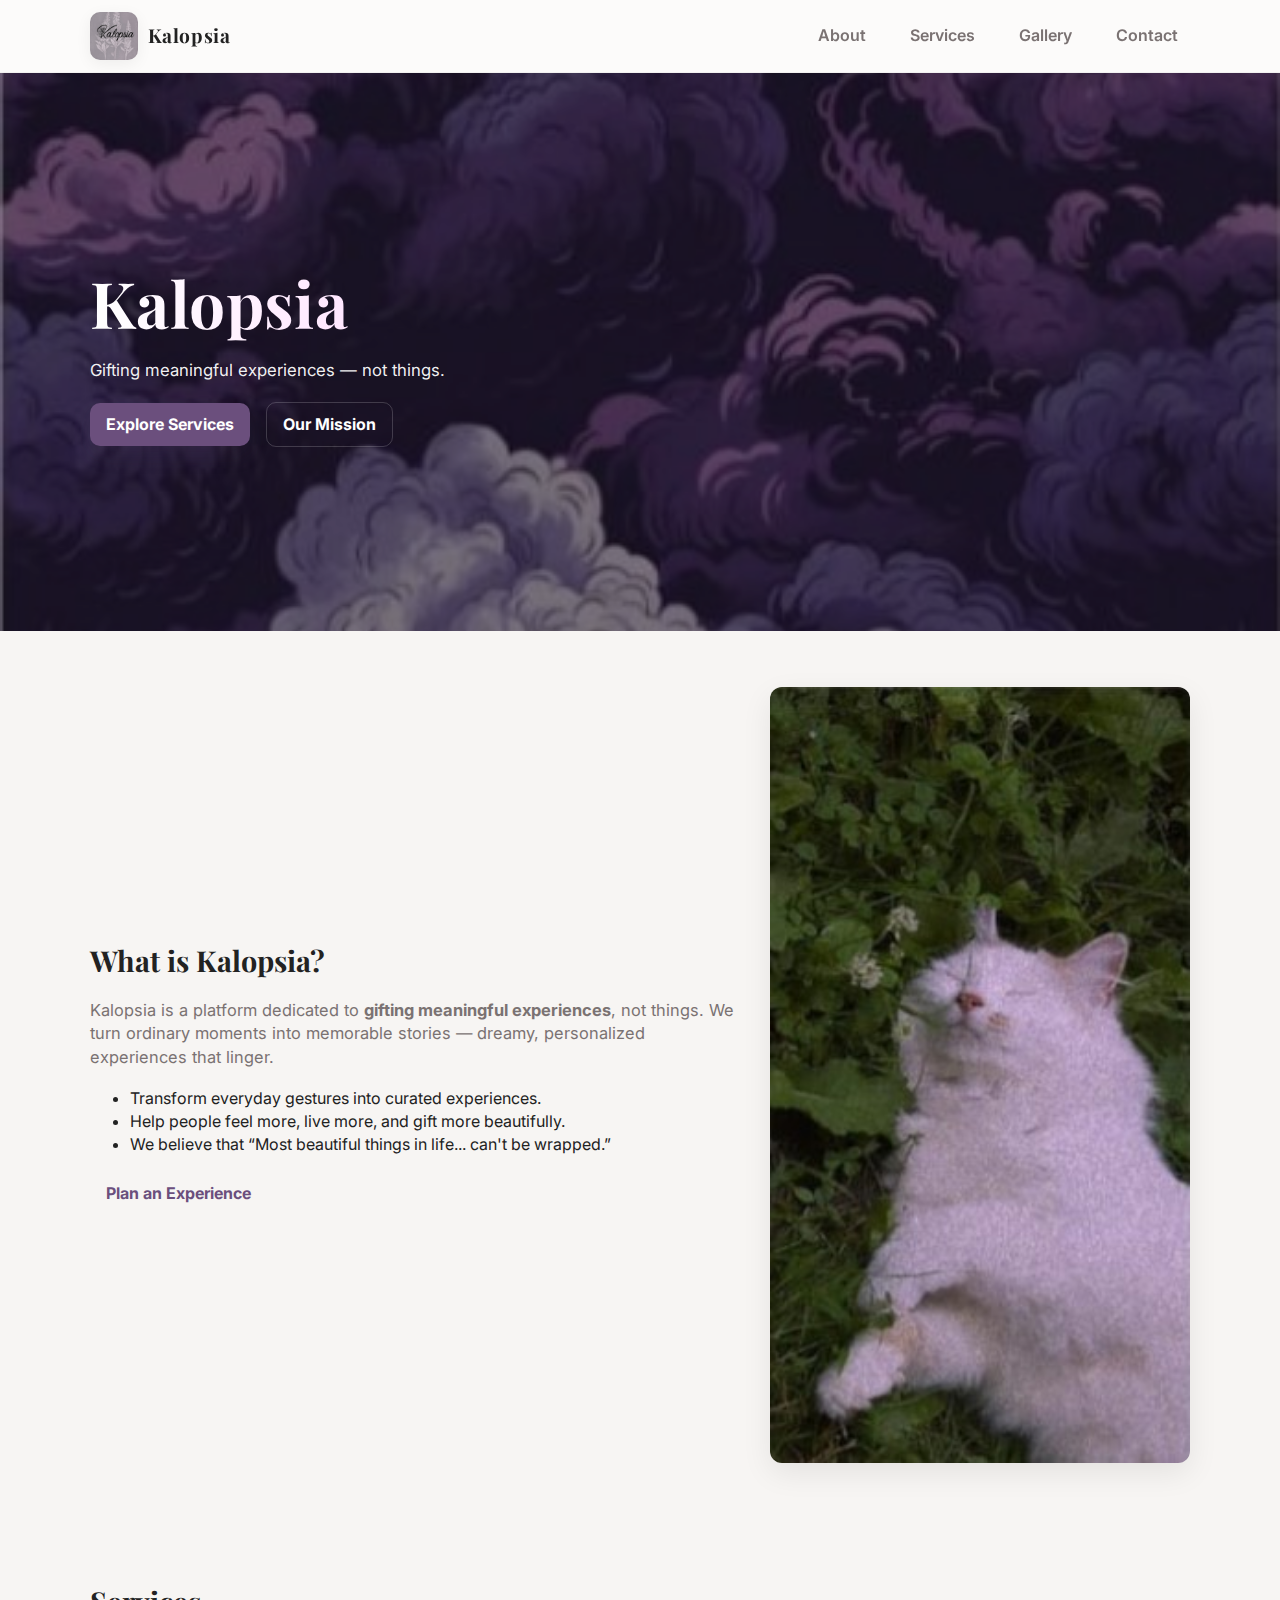
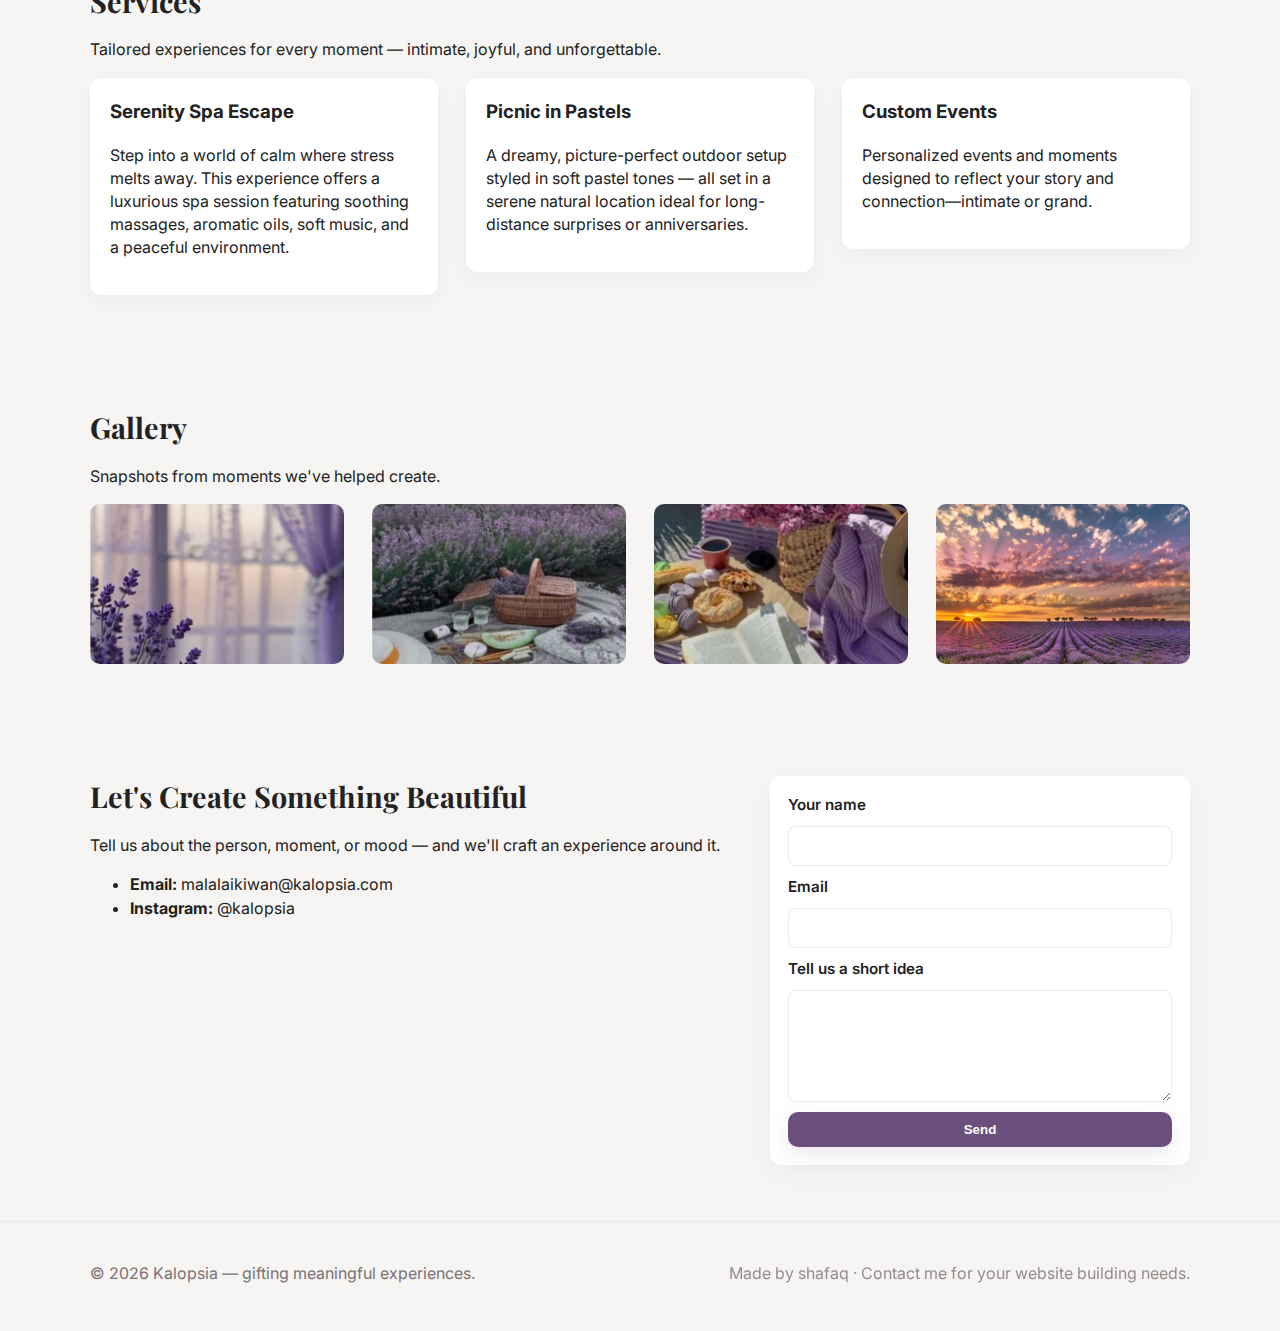
<file: index.html>
<!doctype html>
<html lang="en">
<head>
  <meta charset="utf-8" />
  <meta name="viewport" content="width=device-width,initial-scale=1" />
  <title>Kalopsia.pk</title>

  <!-- Google Fonts -->
  <link href="https://fonts.googleapis.com/css2?family=Inter:wght@300;400;600&family=Playfair+Display:wght@600;700&display=swap" rel="stylesheet">

  <link rel="stylesheet" href="style.css" />
  <meta name="description" content="Kalopsia — gifting meaningful experiences, not things. Turn ordinary moments into memorable stories." />
</head>
<body>
  <header class="site-header">
    <div class="container header-inner">
      <a class="brand" href="#hero">
        <img src="kalopsiaimg.jpg" alt="Kalopsia logo" class="brand-logo">
        <span class="brand-text">Kalopsia</span>
      </a>

      <nav class="main-nav" aria-label="Main navigation">
        <ul>
          <li><a href="#about">About</a></li>
          <li><a href="#services">Services</a></li>
          <li><a href="#gallery">Gallery</a></li>
          <li><a href="#contact">Contact</a></li>
        </ul>
      </nav>

      <button class="nav-toggle" aria-expanded="false" aria-controls="nav-menu">Menu</button>
    </div>
  </header>

  <main>
    <!-- Hero -->
    <section id="hero" class="hero">
      <div class="hero-overlay"></div>
      <img src="hero.jpg" alt="Dreamy scene" class="hero-bg" aria-hidden="true">
      <div class="container hero-content">
        <h1 class="hero-title"><span class="logo-swash">Kalopsia</span></h1>
        <p class="hero-sub">Gifting meaningful experiences — not things.</p>
        <div class="hero-cta">
          <a class="btn primary" href="#services">Explore Services</a>
          <a class="btn ghost" href="#about">Our Mission</a>
        </div>
      </div>
    </section>

    <!-- About -->
    <section id="about" class="section about">
      <div class="container grid about-grid">
        <div class="about-text">
          <h2>What is Kalopsia?</h2>
          <p class="lead">Kalopsia is a platform dedicated to <strong>gifting meaningful experiences</strong>, not things. We turn ordinary moments into memorable stories — dreamy, personalized experiences that linger.</p>

          <ul class="key-points">
            <li>Transform everyday gestures into curated experiences.</li>
            <li>Help people feel more, live more, and gift more beautifully.</li>
            <li>We believe that “Most beautiful things in life... can't be wrapped.”</li>
          </ul>

          <a class="btn" href="#contact">Plan an Experience</a>
        </div>

        <div class="about-image">
          <img src="cat.jpg" alt="Relaxed cat — placeholder" />
        </div>
      </div>
    </section>

    <!-- Services -->
    <section id="services" class="section services">
      <div class="container">
        <h2>Services</h2>
        <p class="section-lead">Tailored experiences for every moment — intimate, joyful, and unforgettable.</p>

        <div class="grid services-grid">
          <article class="card">
            <h3>Serenity Spa Escape</h3>
            <p>Step into a world of calm where stress melts away. This experience offers a luxurious spa session featuring soothing massages, aromatic oils, soft music, and a peaceful environment.</p>
          </article>

          <article class="card">
            <h3>Picnic in Pastels</h3>
            <p>A dreamy, picture-perfect outdoor setup styled in soft pastel tones — all set in a serene natural location ideal for long-distance surprises or anniversaries.</p>
          </article>

          <article class="card">
            <h3>Custom Events</h3>
            <p>Personalized events and moments designed to reflect your story and connection—intimate or grand.</p>
          </article>
        </div>
      </div>
    </section>

    <!-- Gallery -->
    <section id="gallery" class="section gallery">
      <div class="container">
        <h2>Gallery</h2>
        <p class="section-lead">Snapshots from moments we've helped create.</p>

        <div class="grid gallery-grid">
          <div class="thumb"><img src="placeholder1.jpg" alt="Gallery image 1"></div>
          <div class="thumb"><img src="placeholder2.jpg" alt="Gallery image 2"></div>
          <div class="thumb"><img src="placeholder3.jpg" alt="Gallery image 3"></div>
          <div class="thumb"><img src="placeholder4.jpg" alt="Gallery image 4"></div>
        </div>
      </div>
    </section>

    <!-- Contact -->
    <section id="contact" class="section contact">
      <div class="container contact-grid">
        <div>
          <h2>Let's Create Something Beautiful</h2>
          <p class="section-lead">Tell us about the person, moment, or mood — and we'll craft an experience around it.</p>

          <ul class="contact-info">
            <li><strong>Email:</strong> malalaikiwan@kalopsia.com</li>
            <li><strong>Instagram:</strong> @kalopsia</li>
          </ul>
        </div>

        <form class="contact-form" action="#" method="post" onsubmit="alert('This is a demo form — connect it to a backend to submit.'); return false;">
          <label for="name">Your name</label>
          <input id="name" name="name" type="text" required>

          <label for="email">Email</label>
          <input id="email" name="email" type="email" required>

          <label for="message">Tell us a short idea</label>
          <textarea id="message" name="message" rows="5" required></textarea>

          <button class="btn primary" type="submit">Send</button>
        </form>
      </div>
    </section>
  </main>

  <footer class="site-footer">
    <div class="container footer-inner">
      <p>© <span id="year"></span> Kalopsia — gifting meaningful experiences.</p>
      <p class="muted">Made by shafaq · Contact me for your website building needs.</p>
    </div>
  </footer>

  <script>
    // small interactive bits
    document.getElementById('year').textContent = new Date().getFullYear();

    const navToggle = document.querySelector('.nav-toggle');
    const nav = document.querySelector('.main-nav');

    navToggle.addEventListener('click', () => {
      const expanded = navToggle.getAttribute('aria-expanded') === 'true';
      navToggle.setAttribute('aria-expanded', String(!expanded));
      nav.classList.toggle('open');
    });
  </script>
</body>
</html>
</file>
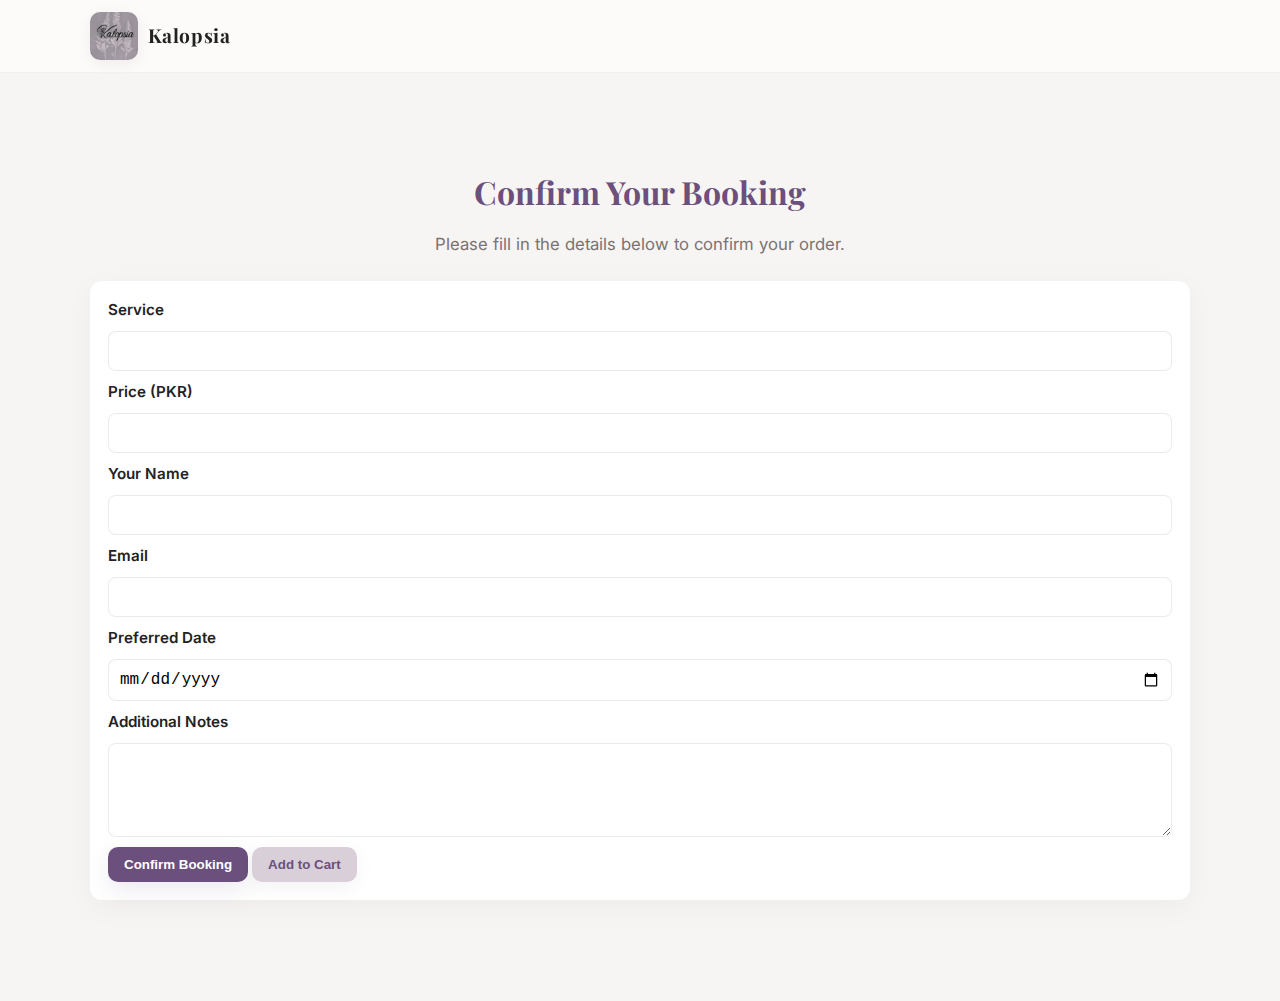
<file: book.html>
<!doctype html>
<html lang="en">
<head>
  <meta charset="utf-8" />
  <meta name="viewport" content="width=device-width,initial-scale=1" />
  <title>Book Your Experience - Kalopsia</title>
  <link href="https://fonts.googleapis.com/css2?family=Inter:wght@300;400;600&family=Playfair+Display:wght@600;700&display=swap" rel="stylesheet">
  <link rel="stylesheet" href="style.css" />
  <style>
    /* Booking form page tweaks to match theme */
    main {
      padding: 40px 0;
    }
    .booking-header {
      text-align: center;
      margin-bottom: 24px;
    }
    .booking-header h2 {
      font-family: "Playfair Display", serif;
      color: var(--primary);
      font-size: 2rem;
      margin-bottom: 8px;
    }
    .booking-header p {
      color: var(--muted);
      font-size: 1.05rem;
    }
    .form-actions .btn {
      flex: 1;
      text-align: center;
    }
    .btn.secondary {
      background: var(--accent);
      color: var(--primary);
      border: none;
      font-weight: 700;
      box-shadow: 0 6px 20px rgba(0,0,0,0.05);
    }
    .btn.secondary:hover {
      transform: translateY(-3px);
      background: #e3d9e3;
    }
  </style>
</head>
<body>
  <header class="site-header">
    <div class="container header-inner">
      <a class="brand" href="index.html">
        <img src="kalopsiaimg.jpg" alt="Kalopsia logo" class="brand-logo">
        <span class="brand-text">Kalopsia</span>
      </a>
    </div>
  </header>

  <main>
    <section class="section">
      <div class="container">
        <div class="booking-header">
          <h2>Confirm Your Booking</h2>
          <p>Please fill in the details below to confirm your order.</p>
        </div>

        <form class="contact-form" id="bookingForm">
          <label for="service">Service</label>
          <input id="service" name="service" type="text" readonly>

          <label for="price">Price (PKR)</label>
          <input id="price" name="price" type="text" readonly>

          <label for="name">Your Name</label>
          <input id="name" name="name" type="text" required>

          <label for="email">Email</label>
          <input id="email" name="email" type="email" required>

          <label for="date">Preferred Date</label>
          <input id="date" name="date" type="date" required>

          <label for="message">Additional Notes</label>
          <textarea id="message" name="message" rows="4"></textarea>

          <div class="form-actions">
            <button class="btn primary" type="button" id="confirmBtn">Confirm Booking</button>
            <button class="btn secondary" type="button" id="cartBtn">Add to Cart</button>
          </div>
        </form>
      </div>
    </section>
  </main>

  <script>
    // Prefill service and price from URL
    const params = new URLSearchParams(window.location.search);
    document.getElementById('service').value = params.get('service') || '';
    document.getElementById('price').value = params.get('price') || '';

    // Confirm booking button with validation
    document.getElementById('confirmBtn').addEventListener('click', function() {
      const form = document.getElementById('bookingForm');
      if (form.checkValidity()) {
        window.location.href = "booking-confirmed.html";
      } else {
        alert("Please fill out all required fields before confirming your booking.");
      }
    });

    // Add to cart button
    document.getElementById('cartBtn').addEventListener('click', function() {
      window.location.href = "cart-success.html";
    });
  </script>
</body>
</html>
</file>
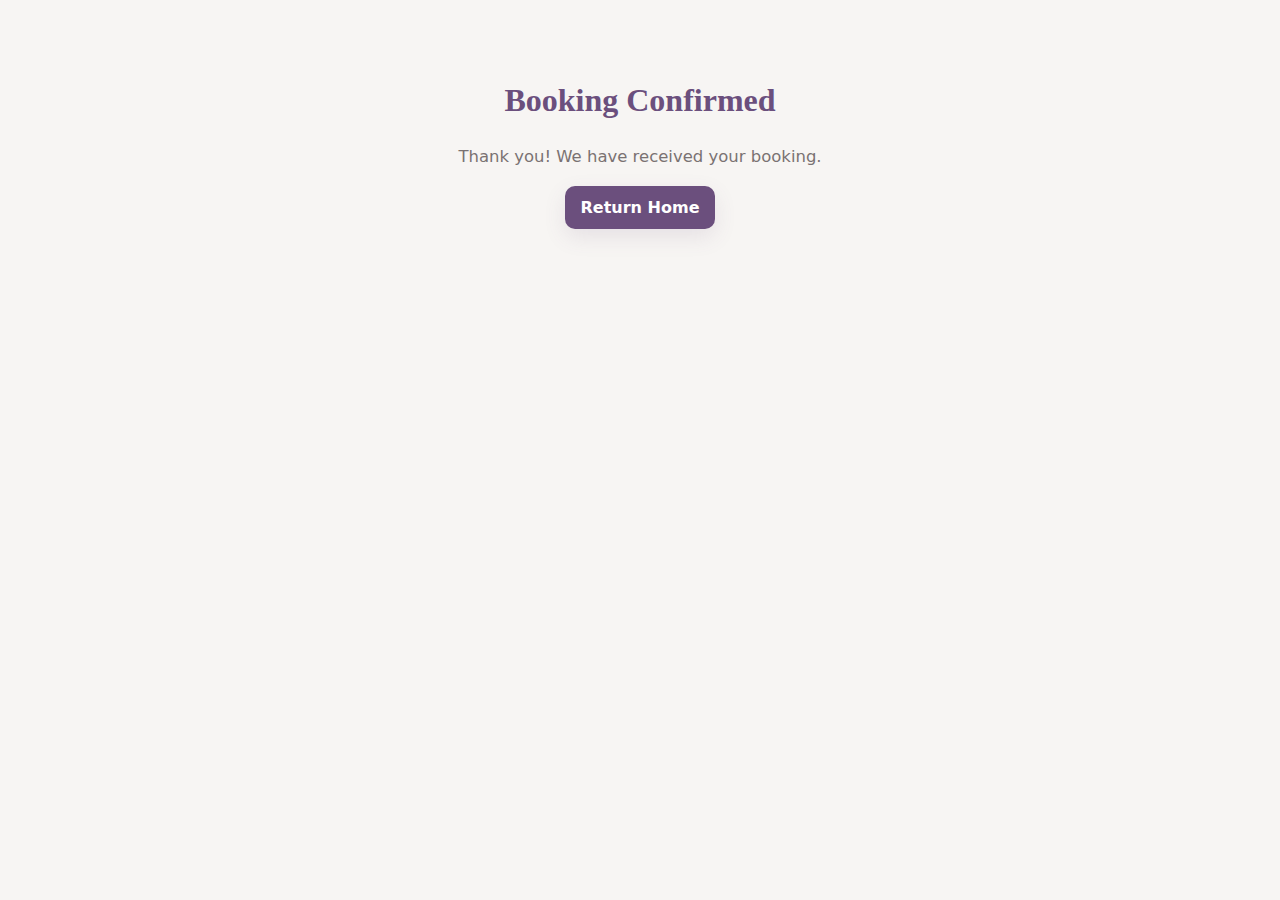
<file: booking-confirmed.html>
<!doctype html>
<html>
<head>
  <meta charset="utf-8">
  <title>Booking Confirmed - Kalopsia</title>
  <link rel="stylesheet" href="style.css">
</head>
<body>
  <main class="section container" style="text-align:center;">
    <h1 style="color:var(--primary);font-family:'Playfair Display',serif;">Booking Confirmed</h1>
    <p class="lead">Thank you! We have received your booking.</p>
    <a href="index.html" class="btn primary">Return Home</a>
  </main>
</body>
</html>
</file>
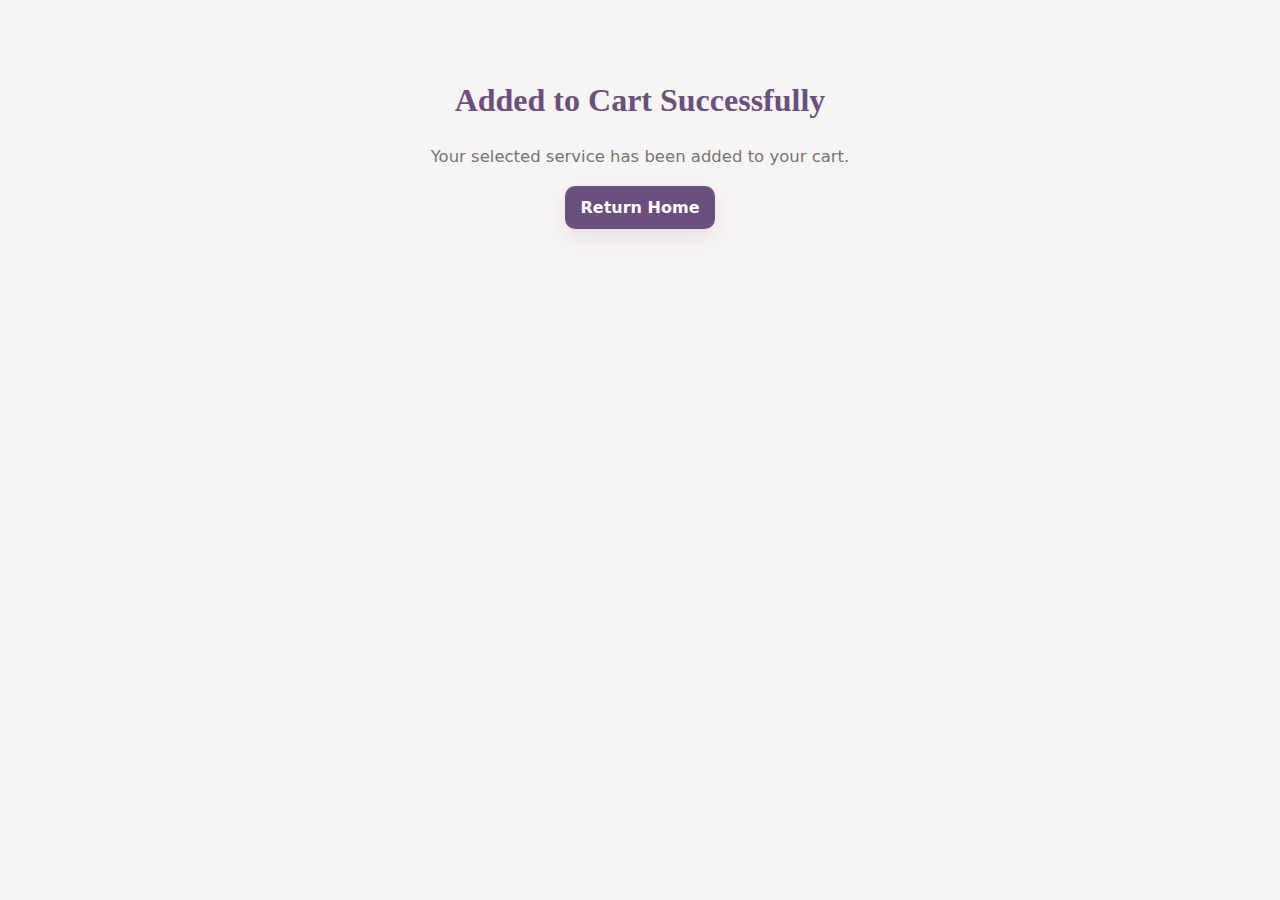
<file: cart-success.html>
<!doctype html>
<html>
<head>
  <meta charset="utf-8">
  <title>Added to Cart - Kalopsia</title>
  <link rel="stylesheet" href="style.css">
</head>
<body>
  <main class="section container" style="text-align:center;">
    <h1 style="color:var(--primary);font-family:'Playfair Display',serif;">Added to Cart Successfully</h1>
    <p class="lead">Your selected service has been added to your cart.</p>
    <a href="index.html" class="btn primary">Return Home</a>
  </main>
</body>
</html>
</file>
<file: style.css>
/* Reset-ish */
:root{
  --bg:#f7f5f3;
  --muted:#7a7272;
  --primary:#6b4f7d; /* purple tone */
  --accent:#d9cfd9;
  --card:#ffffff;
  --radius:14px;
  --container:1100px;
  --max-w:1100px;
}

*{box-sizing:border-box}
html,body{height:100%}
body{
  margin:0;
  font-family: "Inter", system-ui, -apple-system, "Segoe UI", Roboto, "Helvetica Neue", Arial;
  color:#222;
  background:var(--bg);
  -webkit-font-smoothing:antialiased;
  -moz-osx-font-smoothing:grayscale;
  line-height:1.45;
  font-size:16px;
}

/* Utility container */
.container{
  width:90%;
  max-width:var(--container);
  margin:0 auto;
}

/* Header */
.site-header{
  position:sticky;
  top:0;
  z-index:50;
  background:rgba(255,255,255,0.6);
  backdrop-filter: blur(6px);
  border-bottom:1px solid rgba(0,0,0,0.04);
}
.header-inner{
  display:flex;
  align-items:center;
  gap:1rem;
  padding:12px 0;
}
.brand{display:flex;align-items:center;text-decoration:none;color:inherit;gap:.6rem}
.brand-logo{height:48px;width:48px;object-fit:cover;border-radius:10px;box-shadow:0 4px 16px rgba(0,0,0,0.06)}
.brand-text{font-family:"Playfair Display", serif;font-size:1.2rem;font-weight:700;letter-spacing:0.6px}

/* Nav */
.main-nav{margin-left:auto}
.main-nav ul{list-style:none;margin:0;padding:0;display:flex;gap:20px;align-items:center}
.main-nav a{text-decoration:none;color:var(--muted);font-weight:600;padding:8px 12px;border-radius:8px;transition:all .18s}
.main-nav a:hover, .main-nav a:focus{color:var(--primary);transform:translateY(-2px)}

/* nav toggle for small screens */
.nav-toggle{
  display:none;
  margin-left:12px;
  background:transparent;border:1px solid rgba(0,0,0,0.06);padding:8px 10px;border-radius:8px;
}

/* Hero */
.hero{
  position:relative;
  min-height:62vh;
  display:flex;
  align-items:center;
  color:#fff;
  overflow:hidden;
}
.hero-bg{
  position:absolute;inset:0;width:100%;height:100%;object-fit:cover;filter:grayscale(.08) contrast(.9) brightness(.65);
}
.hero-overlay{
  position:absolute;inset:0;background:linear-gradient(180deg, rgba(107,79,125,0.46) 0%, rgba(15,12,20,0.26) 100%);
}
.hero-content{
  position:relative;
  z-index:2;
  padding:64px 0;
  text-align:left;
  width:100%;
}
.hero-title{
  font-family:"Playfair Display", serif;
  font-weight:700;
  font-size:clamp(36px,6.5vw,64px);
  margin:0 0 8px;
  letter-spacing:0.4px;
}
.logo-swash{background:linear-gradient(90deg,#fff 0%, #ffe7ff 100%); -webkit-background-clip:text; background-clip:text; color:transparent;}
.hero-sub{font-size:1.05rem;margin:0 0 20px;color:rgba(255,255,255,0.95)}
.hero-cta .btn{margin-right:12px}

/* Sections */
.section{padding:56px 0}
.lead{color:var(--muted);font-size:1.03rem}
.section h2{font-family:"Playfair Display",serif;margin:0 0 8px;font-size:1.8rem}

/* About layout */
.grid{display:grid;gap:28px}
.about-grid{grid-template-columns:1fr 420px;align-items:center}
.about-image img{width:100%;height:auto;border-radius:12px;box-shadow:0 10px 30px rgba(18,18,18,0.08)}

/* Services */
.services-grid{grid-template-columns:repeat(auto-fit,minmax(240px,1fr));align-items:start}
.card{background:var(--card);padding:20px;border-radius:12px;box-shadow:0 6px 22px rgba(8,6,10,0.04)}
.card h3{margin-top:0}

/* Gallery */
.gallery-grid{grid-template-columns:repeat(auto-fit,minmax(150px,1fr))}
.thumb img{width:100%;height:160px;object-fit:cover;border-radius:10px;display:block}

/* Contact */
.contact-grid{display:grid;grid-template-columns:1fr 420px;gap:32px;align-items:start}
.contact-form{display:flex;flex-direction:column;gap:10px;background:var(--card);padding:18px;border-radius:12px;box-shadow:0 8px 30px rgba(8,6,10,0.04)}
.contact-form label{font-weight:600;font-size:.95rem}
.contact-form input, .contact-form textarea{
  padding:10px;border-radius:8px;border:1px solid rgba(0,0,0,0.08);
  font-size:1rem;
  resize:vertical;
}

/* Footer */
.site-footer{padding:24px 0;background:transparent;color:var(--muted);border-top:1px solid rgba(0,0,0,0.04)}
.footer-inner{display:flex;justify-content:space-between;align-items:center;gap:16px}
.muted{opacity:.8}

/* Buttons */
.btn{
  display:inline-block;padding:10px 16px;border-radius:10px;text-decoration:none;border:none;background:transparent;font-weight:700;cursor:pointer;
  transition:all .18s;color:var(--primary)
}
.btn.primary{background:var(--primary);color:#fff;box-shadow:0 8px 22px rgba(107,79,125,0.12)}
.btn.ghost{border:1px solid rgba(255,255,255,0.18);color:#fff}
.btn:hover{transform:translateY(-3px)}

/* Responsive */
@media (max-width:980px){
  .about-grid, .contact-grid{grid-template-columns:1fr}
  .hero{min-height:56vh}
  .brand-logo{height:40px;width:40px}
}
@media (max-width:720px){
  .main-nav{position:absolute;right:12px;top:64px;background:#fff;padding:12px;border-radius:10px;box-shadow:0 18px 36px rgba(0,0,0,0.08);display:none}
  .main-nav.open{display:block}
  .main-nav ul{flex-direction:column}
  .nav-toggle{display:inline-block}
  .header-inner{gap:.5rem}
  .hero-content{text-align:center}
  .brand-text{display:none}
  .footer-inner{flex-direction:column;align-items:flex-start}
}
</file>
